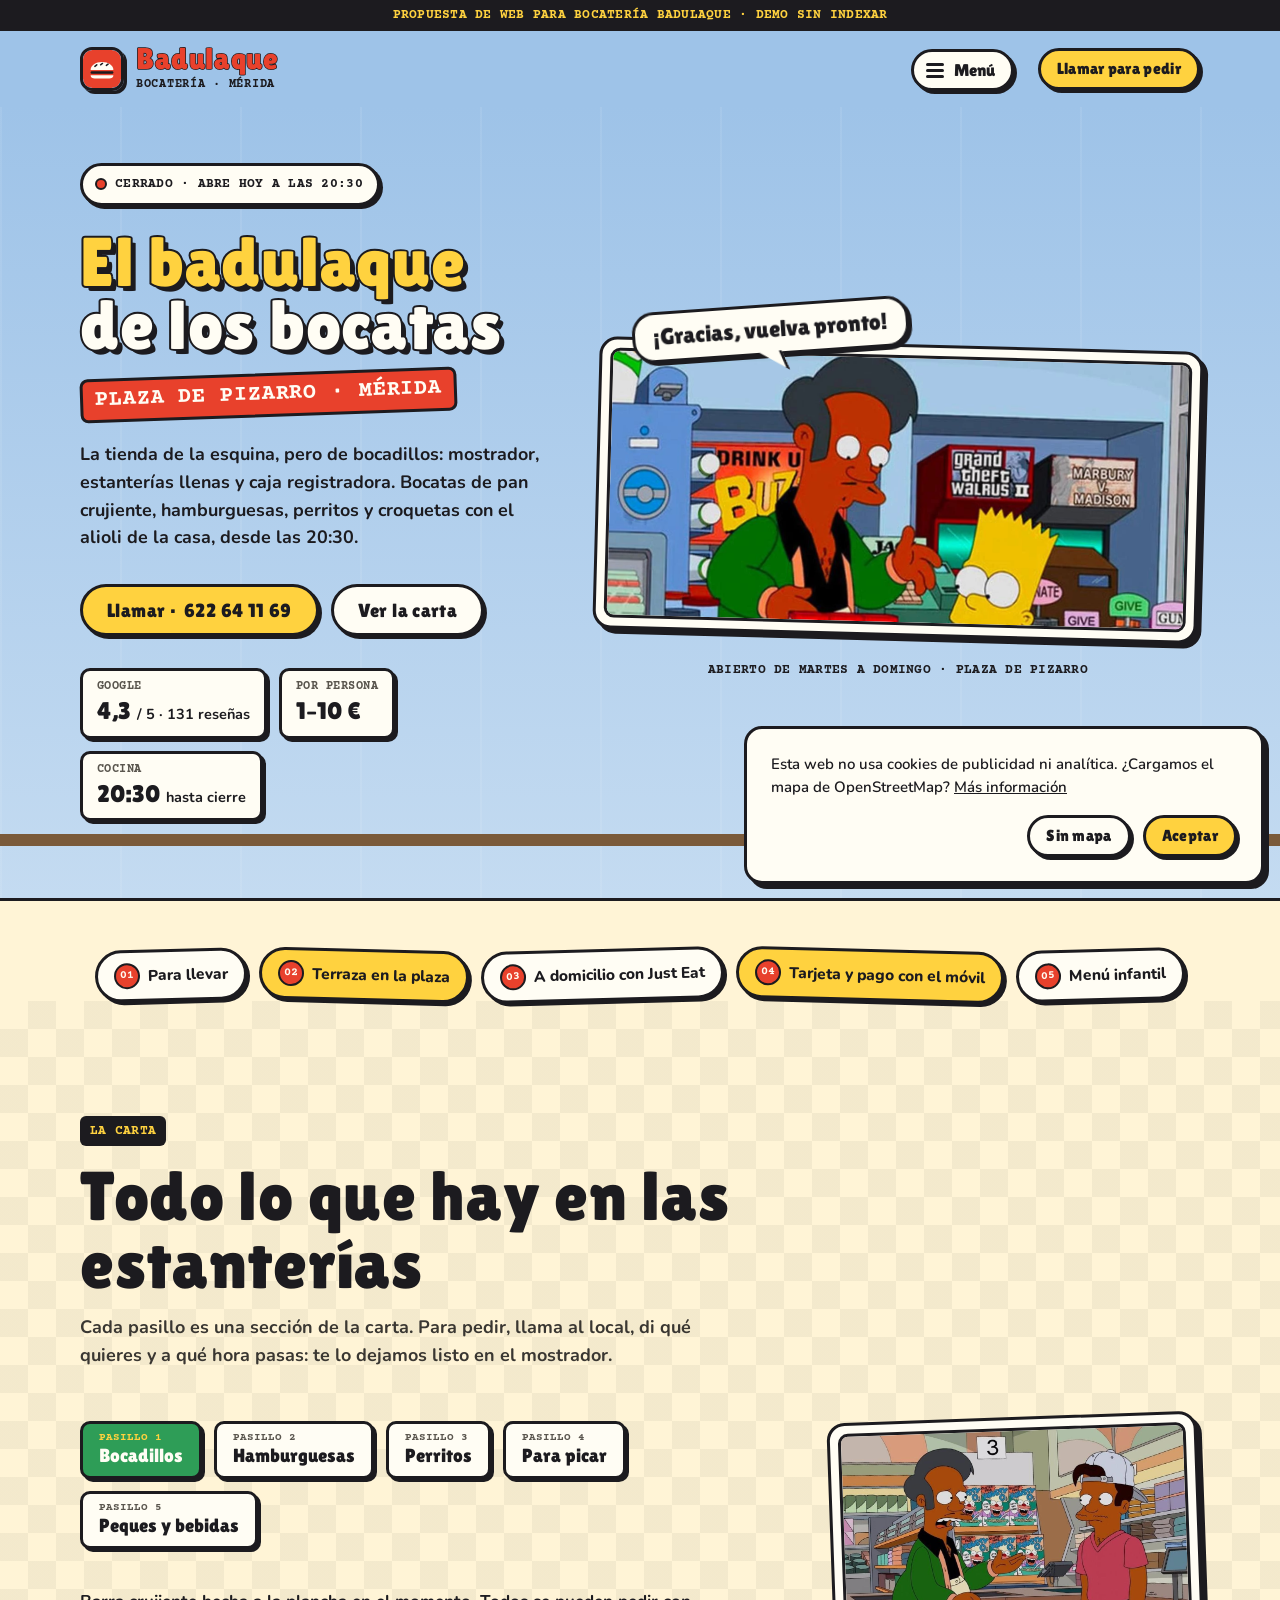
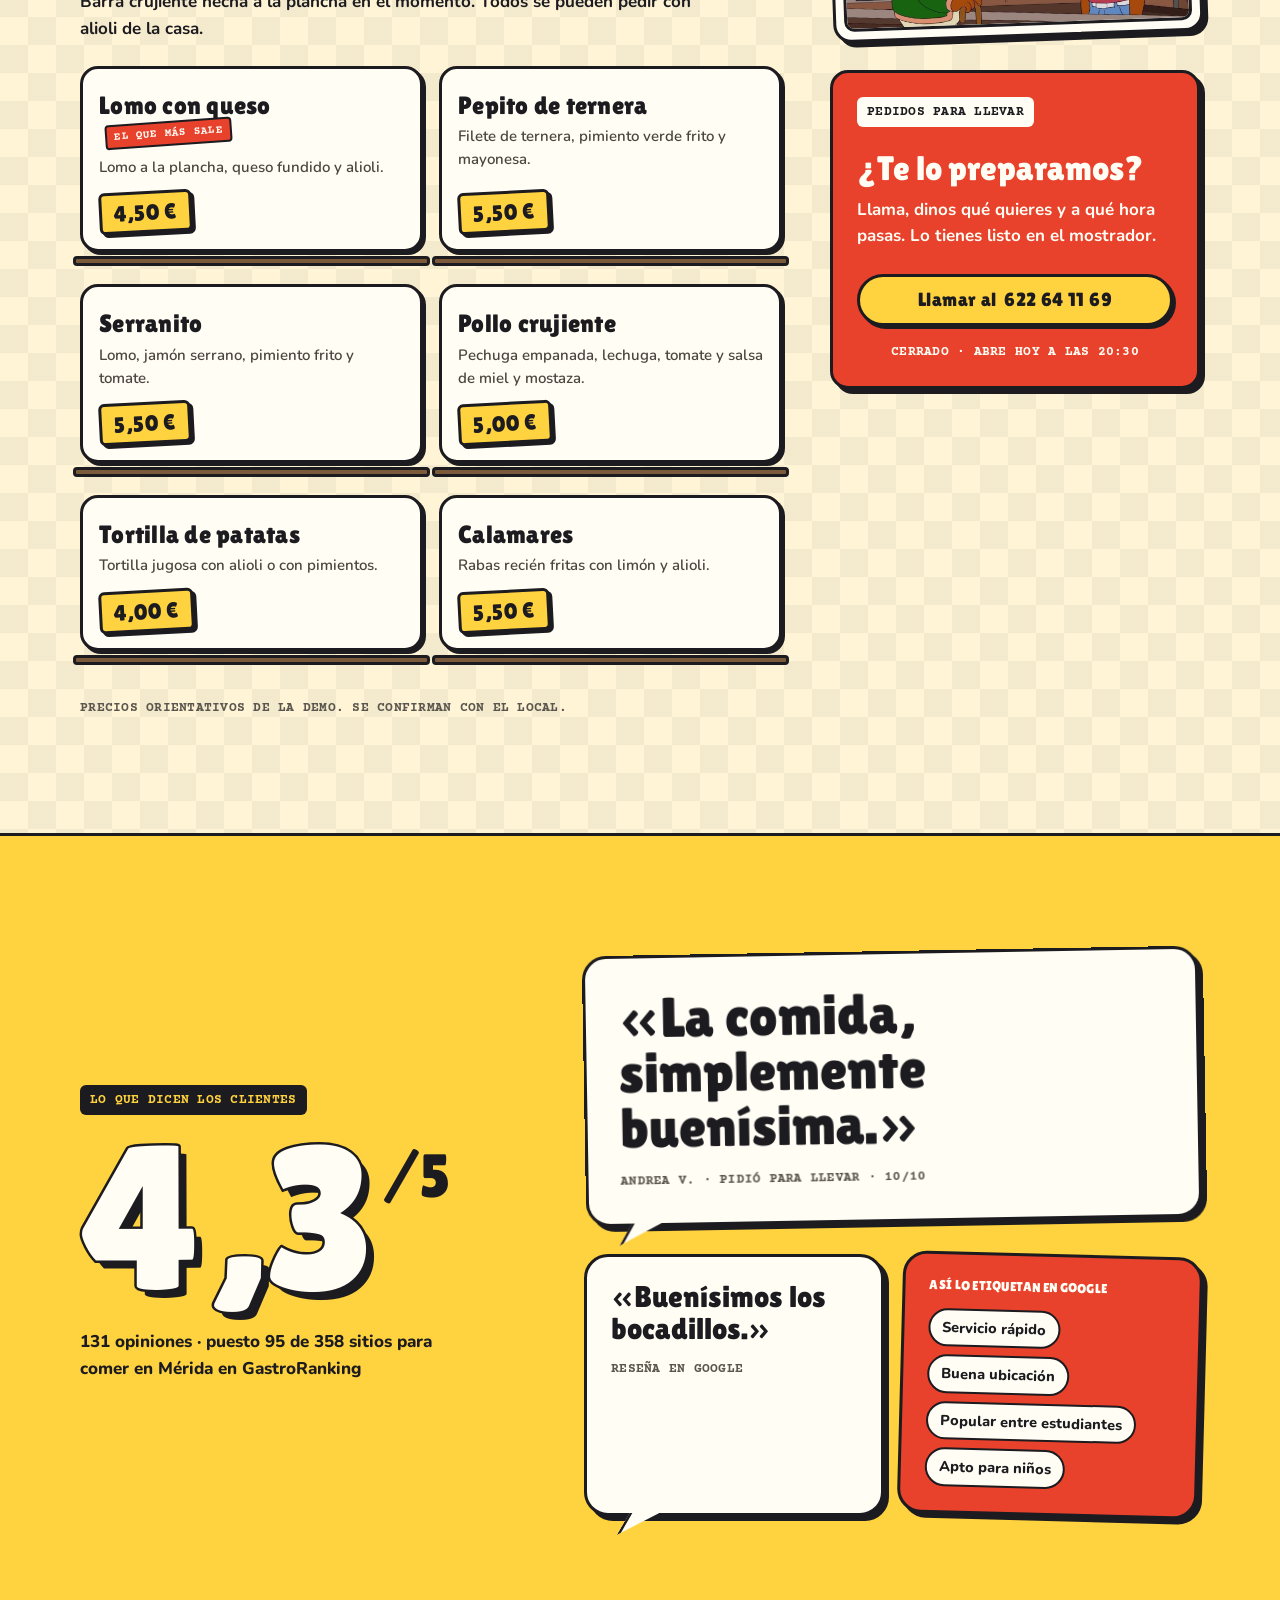
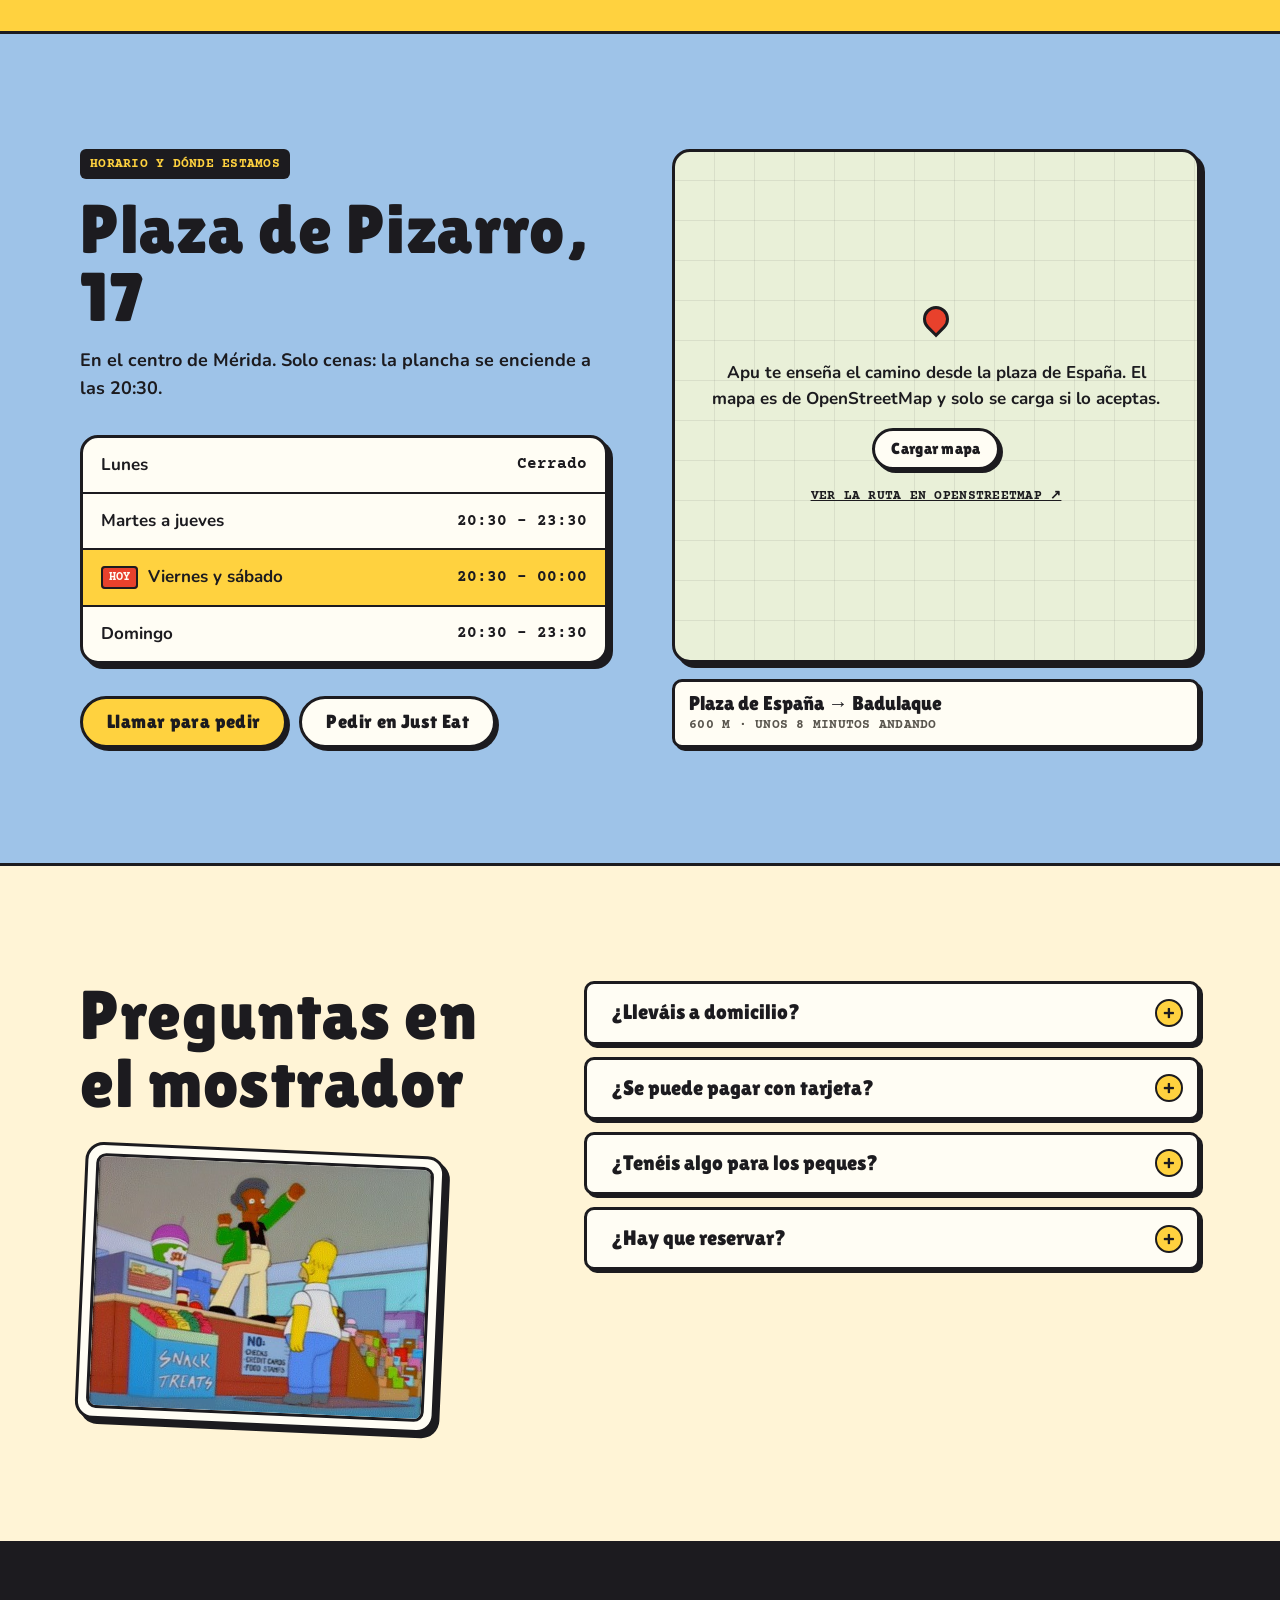
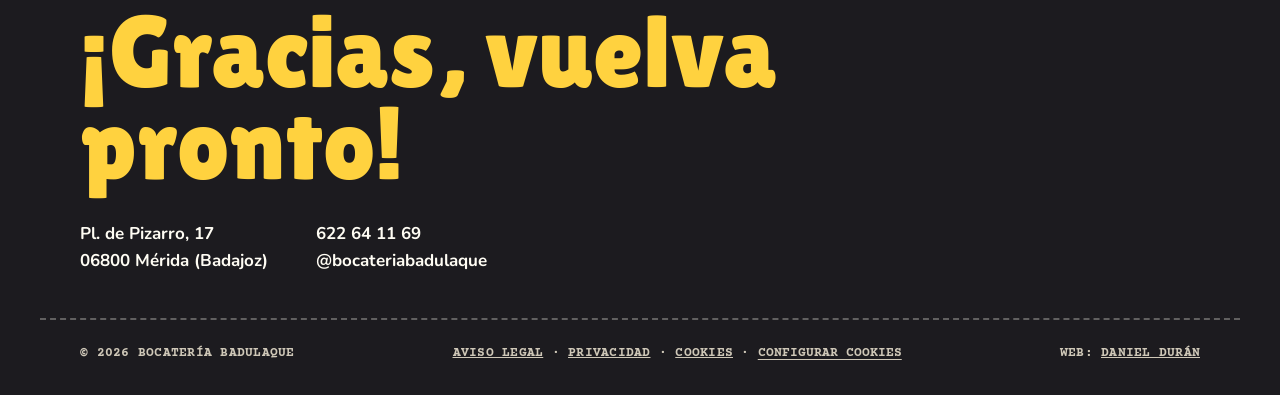
<file: index.html>
<!doctype html>
<html lang="es">
<head>
  <meta charset="utf-8">
  <meta name="viewport" content="width=device-width, initial-scale=1">
  <title>Bocatería Badulaque — Bocadillos y hamburguesas de noche en Mérida</title>
  <meta name="description" content="Bocatería Badulaque, en la plaza de Pizarro de Mérida: bocadillos, hamburguesas, perritos y croquetas con alioli. Abre de martes a domingo desde las 20:30. Pide para llevar llamando al 622 64 11 69.">
  <meta name="robots" content="noindex, nofollow">
  <meta name="theme-color" content="#7CC8F0">
  <link rel="icon" href="favicon.svg" type="image/svg+xml">

  <meta property="og:type" content="website">
  <meta property="og:locale" content="es_ES">
  <meta property="og:site_name" content="Bocatería Badulaque">
  <meta property="og:title" content="Bocatería Badulaque — Bocadillos de noche en la plaza de Pizarro">
  <meta property="og:description" content="Bocadillos, hamburguesas y perritos desde las 20:30. Para llevar, en terraza o a domicilio.">
  <meta name="twitter:card" content="summary">

  <link rel="preconnect" href="https://fonts.googleapis.com">
  <link rel="preconnect" href="https://fonts.gstatic.com" crossorigin>
  <link rel="stylesheet" href="https://fonts.googleapis.com/css2?family=Lilita+One&family=Nunito:wght@500;700;800;900&family=Courier+Prime:wght@400;700&display=swap">
  <link rel="stylesheet" href="style.css">
  <script>document.documentElement.classList.add('js');</script>

  <script type="application/ld+json">
  {
    "@context": "https://schema.org",
    "@type": "FastFoodRestaurant",
    "name": "Bocatería Badulaque",
    "telephone": "+34622641169",
    "servesCuisine": ["Bocadillos", "Hamburguesas"],
    "priceRange": "€",
    "acceptsReservations": false,
    "address": {
      "@type": "PostalAddress",
      "streetAddress": "Pl. de Pizarro, 17",
      "postalCode": "06800",
      "addressLocality": "Mérida",
      "addressRegion": "Badajoz",
      "addressCountry": "ES"
    },
    "openingHoursSpecification": [
      { "@type": "OpeningHoursSpecification", "dayOfWeek": ["Tuesday", "Wednesday", "Thursday", "Sunday"], "opens": "20:30", "closes": "23:30" },
      { "@type": "OpeningHoursSpecification", "dayOfWeek": ["Friday", "Saturday"], "opens": "20:30", "closes": "23:59" }
    ],
    "aggregateRating": { "@type": "AggregateRating", "ratingValue": "4.3", "bestRating": "5", "ratingCount": "131" },
    "sameAs": ["https://www.instagram.com/bocateriabadulaque/"]
  }
  </script>
</head>
<body>
  <a class="skip" href="#contenido">Saltar al contenido</a>

  <div class="concept-bar mono">
    <p>Propuesta de web para Bocatería Badulaque · demo sin indexar</p>
  </div>

  <header class="site-header" data-header>
    <div class="wrap site-header__inner">
      <a class="logo" href="#inicio" aria-label="Bocatería Badulaque, inicio">
        <svg class="logo__mark" viewBox="0 0 40 40" aria-hidden="true">
          <rect width="40" height="40" rx="10" fill="var(--rojo)"/>
          <path d="M8 21c0-5 5.4-8.5 12-8.5S32 16 32 21z" fill="var(--papel)"/>
          <path d="M12.5 17.2l2-1.6M18.5 15.6l2-1.4M24.6 16.2l1.8-1.3" stroke="var(--tinta)" stroke-width="1.6" stroke-linecap="round"/>
          <rect x="8" y="22.4" width="24" height="2.6" rx="1.3" fill="var(--tinta)"/>
          <path d="M8 26.6h24c0 2.2-2 3.4-4.4 3.4H12.4C10 30 8 28.8 8 26.6z" fill="var(--papel)"/>
        </svg>
        <span class="logo__word">Badulaque<small>Bocatería · Mérida</small></span>
      </a>
      <nav class="menu" data-menu aria-label="Menú principal">
        <button type="button" class="menu__btn" aria-expanded="false" aria-controls="menu-panel" data-menu-btn>
          <span class="menu__icon" aria-hidden="true"><span></span><span></span><span></span></span>
          Menú
        </button>
        <div class="menu__panel" id="menu-panel" data-menu-panel hidden>
          <p class="menu__title mono">La carta</p>
          <ul class="menu__pasillos">
            <li><a href="#carta" data-goto-tab="bocadillos"><span class="mono">Pasillo 1</span>Bocadillos</a></li>
            <li><a href="#carta" data-goto-tab="hamburguesas"><span class="mono">Pasillo 2</span>Hamburguesas</a></li>
            <li><a href="#carta" data-goto-tab="perritos"><span class="mono">Pasillo 3</span>Perritos</a></li>
            <li><a href="#carta" data-goto-tab="picar"><span class="mono">Pasillo 4</span>Para picar</a></li>
            <li><a href="#carta" data-goto-tab="peques"><span class="mono">Pasillo 5</span>Peques y bebidas</a></li>
          </ul>
          <ul class="menu__links">
            <li><a href="#opiniones">Opiniones</a></li>
            <li><a href="#horario">Horario</a></li>
            <li><a href="#como-llegar">Cómo llegar</a></li>
            <li><a href="#preguntas">Preguntas</a></li>
          </ul>
          <a class="btn btn--primary btn--block" data-tel href="tel:+34622641169">Llamar · <span data-tel-text>622 64 11 69</span></a>
        </div>
      </nav>
      <a class="btn btn--primary btn--small header-call" data-tel href="tel:+34622641169">Llamar para pedir</a>
    </div>
  </header>

  <main id="contenido">
    <!-- ============ Inicio ============ -->
    <section class="hero" id="inicio" data-hero>
      <div class="wrap hero__grid">
        <div class="hero__copy">
          <p class="status mono" data-status data-state="closed">
            <span class="status__dot" aria-hidden="true"></span>
            <span data-status-text>Abre de martes a domingo a las 20:30</span>
          </p>
          <h1 class="hero__title">
            <span>El badulaque</span>
            <span>de los bocatas</span>
            <span class="hero__title-small">Plaza de Pizarro · Mérida</span>
          </h1>
          <p class="hero__lead">La tienda de la esquina, pero de bocadillos: mostrador, estanterías llenas y caja registradora. Bocatas de pan crujiente, hamburguesas, perritos y croquetas con el alioli de la casa, desde las 20:30.</p>
          <div class="hero__actions">
            <a class="btn btn--primary" data-tel href="tel:+34622641169">Llamar · <span data-tel-text>622 64 11 69</span></a>
            <a class="btn btn--ghost" href="#carta">Ver la carta</a>
          </div>
          <dl class="hero__facts">
            <div><dt>Google</dt><dd><strong class="num">4,3</strong> / 5 · 131 reseñas</dd></div>
            <div><dt>Por persona</dt><dd><strong class="num">1–10 €</strong></dd></div>
            <div><dt>Cocina</dt><dd><strong class="num">20:30</strong> hasta cierre</dd></div>
          </dl>
        </div>

        <figure class="hero__foto">
          <div class="marco">
            <img src="img/mostrador.jpg" width="1248" height="572" alt="Apu atiende a Bart en el mostrador del Badulaque de Los Simpson">
          </div>
          <p class="bocadillo-texto" aria-hidden="true">¡Gracias, vuelva pronto!</p>
          <figcaption class="mono">Abierto de martes a domingo · Plaza de Pizarro</figcaption>
        </figure>
      </div>
    </section>

    <ul class="perks wrap" aria-label="Servicios">
      <li><span class="perks__k mono">01</span>Para llevar</li>
      <li><span class="perks__k mono">02</span>Terraza en la plaza</li>
      <li><span class="perks__k mono">03</span>A domicilio con Just Eat</li>
      <li><span class="perks__k mono">04</span>Tarjeta y pago con el móvil</li>
      <li><span class="perks__k mono">05</span>Menú infantil</li>
    </ul>

    <!-- ============ Carta ============ -->
    <section class="section carta" id="carta" aria-labelledby="carta-title">
      <div class="wrap">
        <div class="section__head">
          <p class="eyebrow mono">La carta</p>
          <h2 class="section__title" id="carta-title">Todo lo que hay en las estanterías</h2>
          <p class="section__lead">Cada pasillo es una sección de la carta. Para pedir, llama al local, di qué quieres y a qué hora pasas: te lo dejamos listo en el mostrador.</p>
        </div>

        <div class="carta__grid">
          <div class="carta__menu">
            <div class="tabs" role="tablist" aria-label="Secciones de la carta" data-tabs></div>
            <div class="carta__panel" data-panel role="tabpanel" aria-live="polite">
              <noscript>
                <ul class="items">
                  <li class="item"><div><h3>Bocadillo de lomo con queso</h3><p>Pan crujiente, lomo a la plancha, queso fundido y alioli.</p></div></li>
                  <li class="item"><div><h3>Hamburguesa Badulaque</h3><p>Ternera, queso cheddar, bacon, cebolla y salsa de la casa.</p></div></li>
                  <li class="item"><div><h3>Croquetas caseras</h3><p>Ración de seis.</p></div></li>
                </ul>
              </noscript>
            </div>
            <p class="carta__note mono">Precios orientativos de la demo. Se confirman con el local.</p>
          </div>

          <aside class="mostrador" aria-labelledby="mostrador-title">
            <div class="marco marco--torcido">
              <img src="img/pasillo-3.jpg" width="1200" height="675" alt="Apu en el pasillo 3 del Badulaque, junto a cajas de cereales Krusty-O's">
            </div>
            <div class="mostrador__cartel">
              <p class="eyebrow mono">Pedidos para llevar</p>
              <h3 id="mostrador-title">¿Te lo preparamos?</h3>
              <p>Llama, dinos qué quieres y a qué hora pasas. Lo tienes listo en el mostrador.</p>
              <a class="btn btn--primary btn--block" data-tel href="tel:+34622641169">Llamar al <span data-tel-text>622 64 11 69</span></a>
              <p class="mostrador__estado mono" data-status-copy></p>
            </div>
          </aside>
        </div>
      </div>
    </section>

    <!-- ============ Opiniones ============ -->
    <section class="section opiniones" id="opiniones" aria-labelledby="op-title">
      <div class="wrap opiniones__grid">
        <div class="opiniones__score">
          <p class="eyebrow mono">Lo que dicen los clientes</p>
          <p class="score"><span class="num">4,3</span><small>/5</small></p>
          <p class="score__meta">131 opiniones · puesto 95 de 358 sitios para comer en Mérida en GastroRanking</p>
        </div>
        <div class="opiniones__quotes">
          <h2 class="visually-hidden" id="op-title">Opiniones de clientes</h2>
          <blockquote class="quote quote--big">
            <p>«La comida, simplemente buenísima.»</p>
            <footer class="mono">Andrea V. · pidió para llevar · 10/10</footer>
          </blockquote>
          <blockquote class="quote">
            <p>«Buenísimos los bocadillos.»</p>
            <footer class="mono">Reseña en Google</footer>
          </blockquote>
          <div class="quote quote--tags">
            <p class="mono">Así lo etiquetan en Google</p>
            <ul>
              <li>Servicio rápido</li>
              <li>Buena ubicación</li>
              <li>Popular entre estudiantes</li>
              <li>Apto para niños</li>
            </ul>
          </div>
        </div>
      </div>
    </section>

    <!-- ============ Horario y dónde ============ -->
    <section class="section donde" id="horario" aria-labelledby="donde-title" data-contact>
      <div class="wrap donde__grid">
        <div class="donde__info">
          <p class="eyebrow mono">Horario y dónde estamos</p>
          <h2 class="section__title" id="donde-title">Plaza de Pizarro, 17</h2>
          <p class="section__lead">En el centro de Mérida. Solo cenas: la plancha se enciende a las 20:30.</p>

          <table class="hours">
            <caption class="visually-hidden">Horario semanal</caption>
            <tbody>
              <tr data-days="1"><th scope="row">Lunes</th><td>Cerrado</td></tr>
              <tr data-days="2,3,4"><th scope="row">Martes a jueves</th><td class="num">20:30 – 23:30</td></tr>
              <tr data-days="5,6"><th scope="row">Viernes y sábado</th><td class="num">20:30 – 00:00</td></tr>
              <tr data-days="0"><th scope="row">Domingo</th><td class="num">20:30 – 23:30</td></tr>
            </tbody>
          </table>

          <div class="donde__actions">
            <a class="btn btn--primary" data-tel href="tel:+34622641169">Llamar para pedir</a>
            <a class="btn btn--ghost" href="https://www.just-eat.es/" target="_blank" rel="noopener" data-justeat>Pedir en Just Eat</a>
          </div>
        </div>

        <div class="ruta" id="como-llegar">
        <div class="map" data-map>
          <div class="map__canvas" data-map-canvas></div>
          <div class="map__placeholder" data-map-placeholder>
            <p>Apu te enseña el camino desde la plaza de España. El mapa es de OpenStreetMap y solo se carga si lo aceptas.</p>
            <button type="button" class="btn btn--ghost btn--small" data-map-load>Cargar mapa</button>
            <a class="map__link mono" href="https://www.openstreetmap.org/directions?engine=fossgis_osrm_foot&amp;route=38.91616%2C-6.34614%3B38.91361%2C-6.34153" target="_blank" rel="noopener">Ver la ruta en OpenStreetMap ↗</a>
          </div>
        </div>
        <div class="ruta__info">
          <p><strong>Plaza de España → Badulaque</strong><span class="mono">600 m · unos 8 minutos andando</span></p>
          <button type="button" class="btn btn--ghost btn--small" data-replay hidden>Repetir el paseo</button>
        </div>
        </div>
      </div>
    </section>

    <!-- ============ Dudas ============ -->
    <section class="section faq" id="preguntas" aria-labelledby="faq-title">
      <div class="wrap faq__grid">
        <div class="faq__head">
          <h2 class="section__title" id="faq-title">Preguntas en el mostrador</h2>
          <figure class="marco marco--torcido-2">
            <img src="img/encima-del-mostrador.jpg" width="400" height="300" alt="Apu de pie sobre el mostrador del Badulaque delante de Homer">
          </figure>
        </div>
        <div class="faq__list">
          <details>
            <summary>¿Lleváis a domicilio?</summary>
            <p>Sí, a través de Just Eat. Si vienes tú, llama al 622 64 11 69 y te lo tenemos listo a la hora que digas.</p>
          </details>
          <details>
            <summary>¿Se puede pagar con tarjeta?</summary>
            <p>Sí: tarjeta de crédito, de débito y pago con el móvil.</p>
          </details>
          <details>
            <summary>¿Tenéis algo para los peques?</summary>
            <p>Hay menú infantil, y la terraza da a la plaza, así que se puede cenar tranquilo con niños.</p>
          </details>
          <details>
            <summary>¿Hay que reservar?</summary>
            <p>No hace falta. Si venís en grupo grande, llamad antes y os guardamos sitio en la terraza.</p>
          </details>
        </div>
      </div>
    </section>
  </main>

  <footer class="site-footer">
    <div class="wrap site-footer__top">
      <p class="site-footer__big">¡Gracias, vuelva pronto!</p>
      <div class="site-footer__cols">
        <p>Pl. de Pizarro, 17<br>06800 Mérida (Badajoz)</p>
        <p><a data-tel href="tel:+34622641169" data-tel-text>622 64 11 69</a><br><a href="https://www.instagram.com/bocateriabadulaque/" target="_blank" rel="noopener">@bocateriabadulaque</a></p>
      </div>
    </div>
    <div class="wrap site-footer__bottom mono">
      <p>© <span data-year>2026</span> Bocatería Badulaque</p>
      <p><a href="aviso-legal.html">Aviso legal</a> · <a href="privacidad.html">Privacidad</a> · <a href="cookies.html">Cookies</a> · <button type="button" class="linkish" data-open-cookies>Configurar cookies</button></p>
      <p>Web: <a href="https://danielduranmoya-spec.github.io/" target="_blank" rel="noopener">Daniel Durán</a></p>
    </div>
  </footer>

  <!-- Botón de llamar fijo en móvil -->
  <a class="mobile-cta" href="tel:+34622641169" data-tel data-mobile-cta>
    <span>Llamar para pedir</span>
    <span class="num" data-tel-text>622 64 11 69</span>
  </a>

  <div class="cookie-banner" data-cookie-banner hidden role="dialog" aria-live="polite" aria-label="Contenido externo">
    <p>Esta web no usa cookies de publicidad ni analítica. ¿Cargamos el mapa de OpenStreetMap? <a href="cookies.html">Más información</a></p>
    <div class="cookie-banner__actions">
      <button type="button" class="btn btn--ghost btn--small" data-consent="rejected">Sin mapa</button>
      <button type="button" class="btn btn--primary btn--small" data-consent="accepted">Aceptar</button>
    </div>
  </div>

  <script src="script.js"></script>
</body>
</html>
</file>
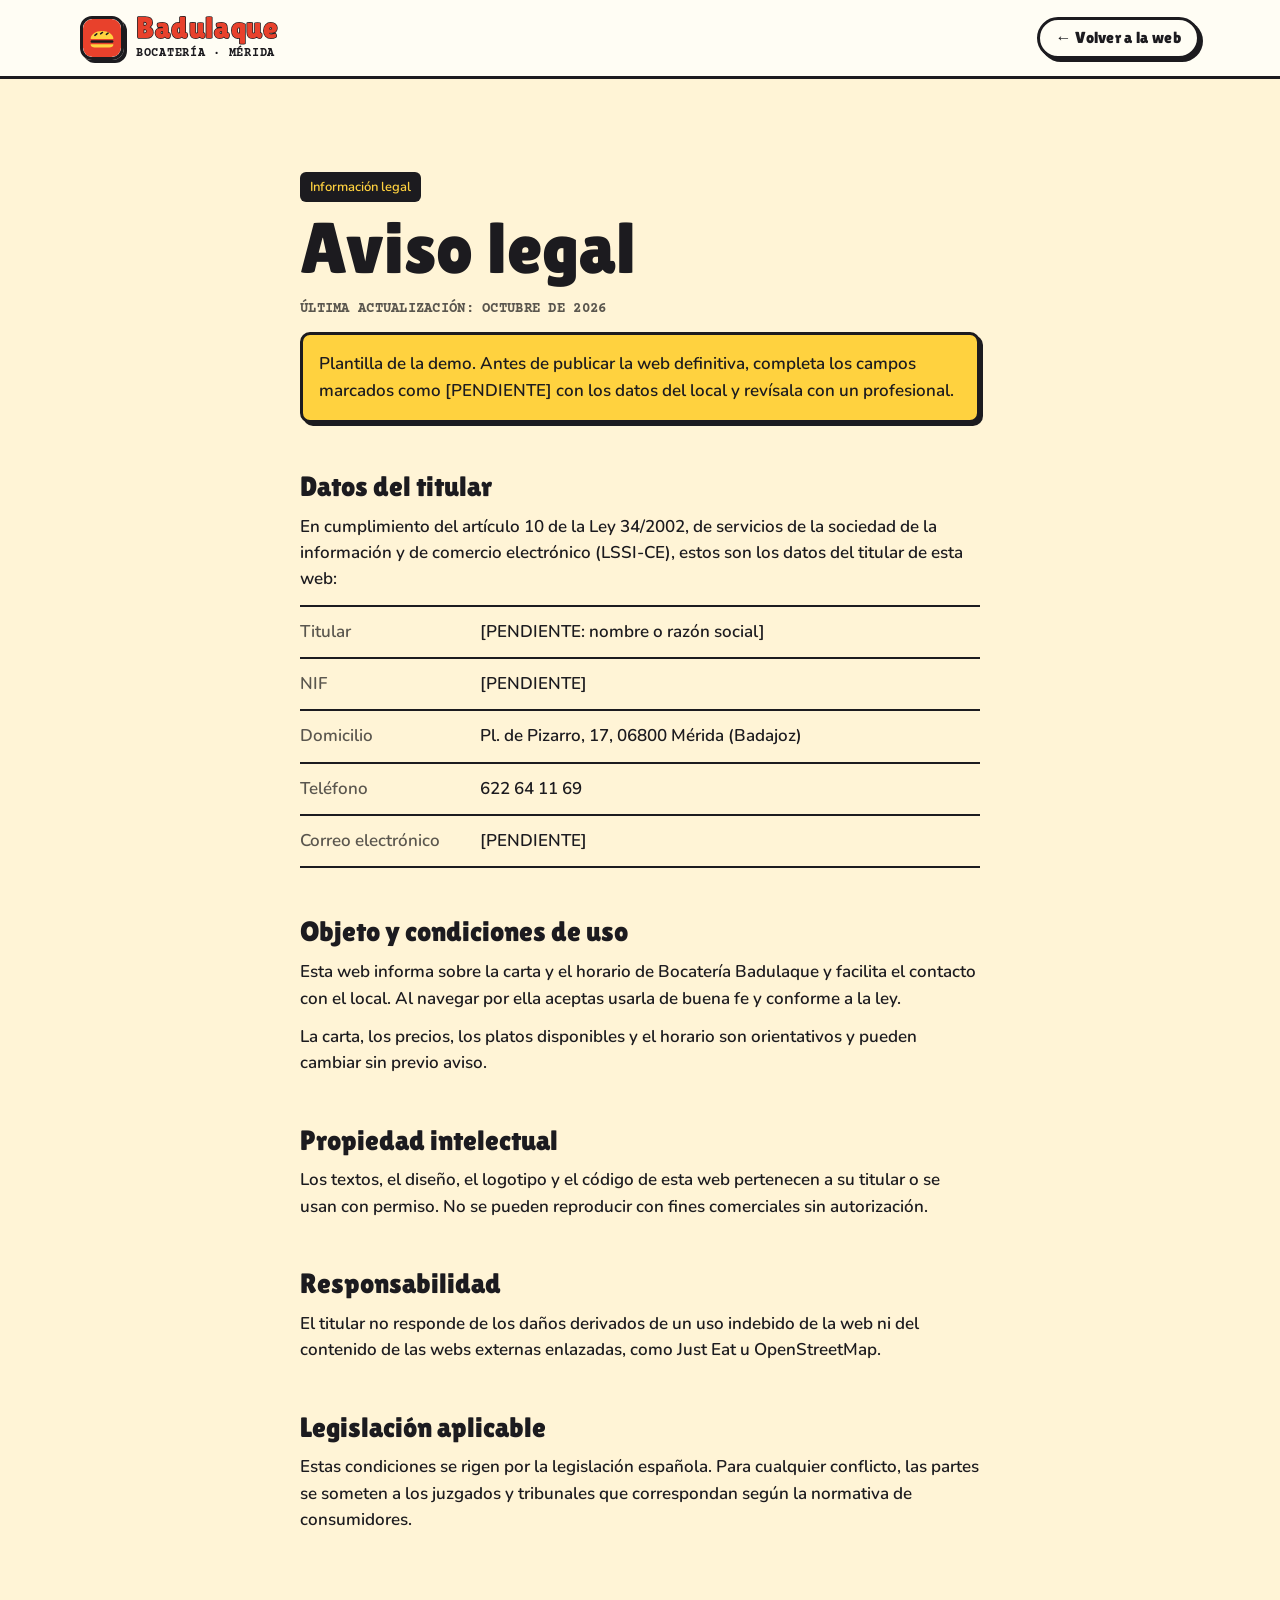
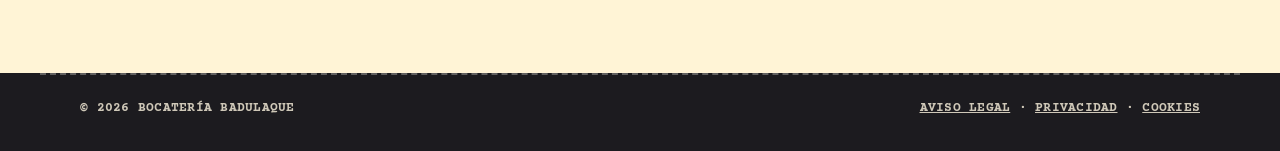
<file: aviso-legal.html>
<!doctype html>
<html lang="es">
<head>
  <meta charset="utf-8">
  <meta name="viewport" content="width=device-width, initial-scale=1">
  <title>Aviso legal — Bocatería Badulaque</title>
  <meta name="robots" content="noindex">
  <meta name="theme-color" content="#FFFDF4">
  <link rel="icon" href="favicon.svg" type="image/svg+xml">
  <link rel="preconnect" href="https://fonts.googleapis.com">
  <link rel="preconnect" href="https://fonts.gstatic.com" crossorigin>
  <link rel="stylesheet" href="https://fonts.googleapis.com/css2?family=Lilita+One&family=Nunito:wght@500;700;800;900&family=Courier+Prime:wght@400;700&display=swap">
  <link rel="stylesheet" href="style.css">
</head>
<body class="legal-page">
  <header class="site-header is-scrolled">
    <div class="wrap site-header__inner">
      <a class="logo" href="index.html" aria-label="Bocatería Badulaque, volver a la web">
        <img class="logo__mark" src="favicon.svg" alt="" width="40" height="40">
        <span class="logo__word">Badulaque<small>Bocatería · Mérida</small></span>
      </a>
      <a class="btn btn--ghost btn--small" href="index.html">← Volver a la web</a>
    </div>
  </header>
  <main class="legal-doc" id="contenido">
    <p class="eyebrow">Información legal</p>
    <h1>Aviso legal</h1>
    <p class="legal-updated mono">Última actualización: octubre de 2026</p>
    <p class="legal-note">Plantilla de la demo. Antes de publicar la web definitiva, completa los campos marcados como [PENDIENTE] con los datos del local y revísala con un profesional.</p>

    <h2>Datos del titular</h2>
    <p>En cumplimiento del artículo 10 de la Ley 34/2002, de servicios de la sociedad de la información y de comercio electrónico (LSSI-CE), estos son los datos del titular de esta web:</p>
    <dl>
      <div><dt>Titular</dt><dd>[PENDIENTE: nombre o razón social]</dd></div>
      <div><dt>NIF</dt><dd>[PENDIENTE]</dd></div>
      <div><dt>Domicilio</dt><dd>Pl. de Pizarro, 17, 06800 Mérida (Badajoz)</dd></div>
      <div><dt>Teléfono</dt><dd>622 64 11 69</dd></div>
      <div><dt>Correo electrónico</dt><dd>[PENDIENTE]</dd></div>
    </dl>

    <h2>Objeto y condiciones de uso</h2>
    <p>Esta web informa sobre la carta y el horario de Bocatería Badulaque y facilita el contacto con el local. Al navegar por ella aceptas usarla de buena fe y conforme a la ley.</p>
    <p>La carta, los precios, los platos disponibles y el horario son orientativos y pueden cambiar sin previo aviso.</p>

    <h2>Propiedad intelectual</h2>
    <p>Los textos, el diseño, el logotipo y el código de esta web pertenecen a su titular o se usan con permiso. No se pueden reproducir con fines comerciales sin autorización.</p>

    <h2>Responsabilidad</h2>
    <p>El titular no responde de los daños derivados de un uso indebido de la web ni del contenido de las webs externas enlazadas, como Just Eat u OpenStreetMap.</p>

    <h2>Legislación aplicable</h2>
    <p>Estas condiciones se rigen por la legislación española. Para cualquier conflicto, las partes se someten a los juzgados y tribunales que correspondan según la normativa de consumidores.</p>
  </main>
  <footer class="site-footer">
    <div class="wrap site-footer__bottom mono">
      <p>© 2026 Bocatería Badulaque</p>
      <p><a href="aviso-legal.html">Aviso legal</a> · <a href="privacidad.html">Privacidad</a> · <a href="cookies.html">Cookies</a></p>
    </div>
  </footer>
</body>
</html>
</file>
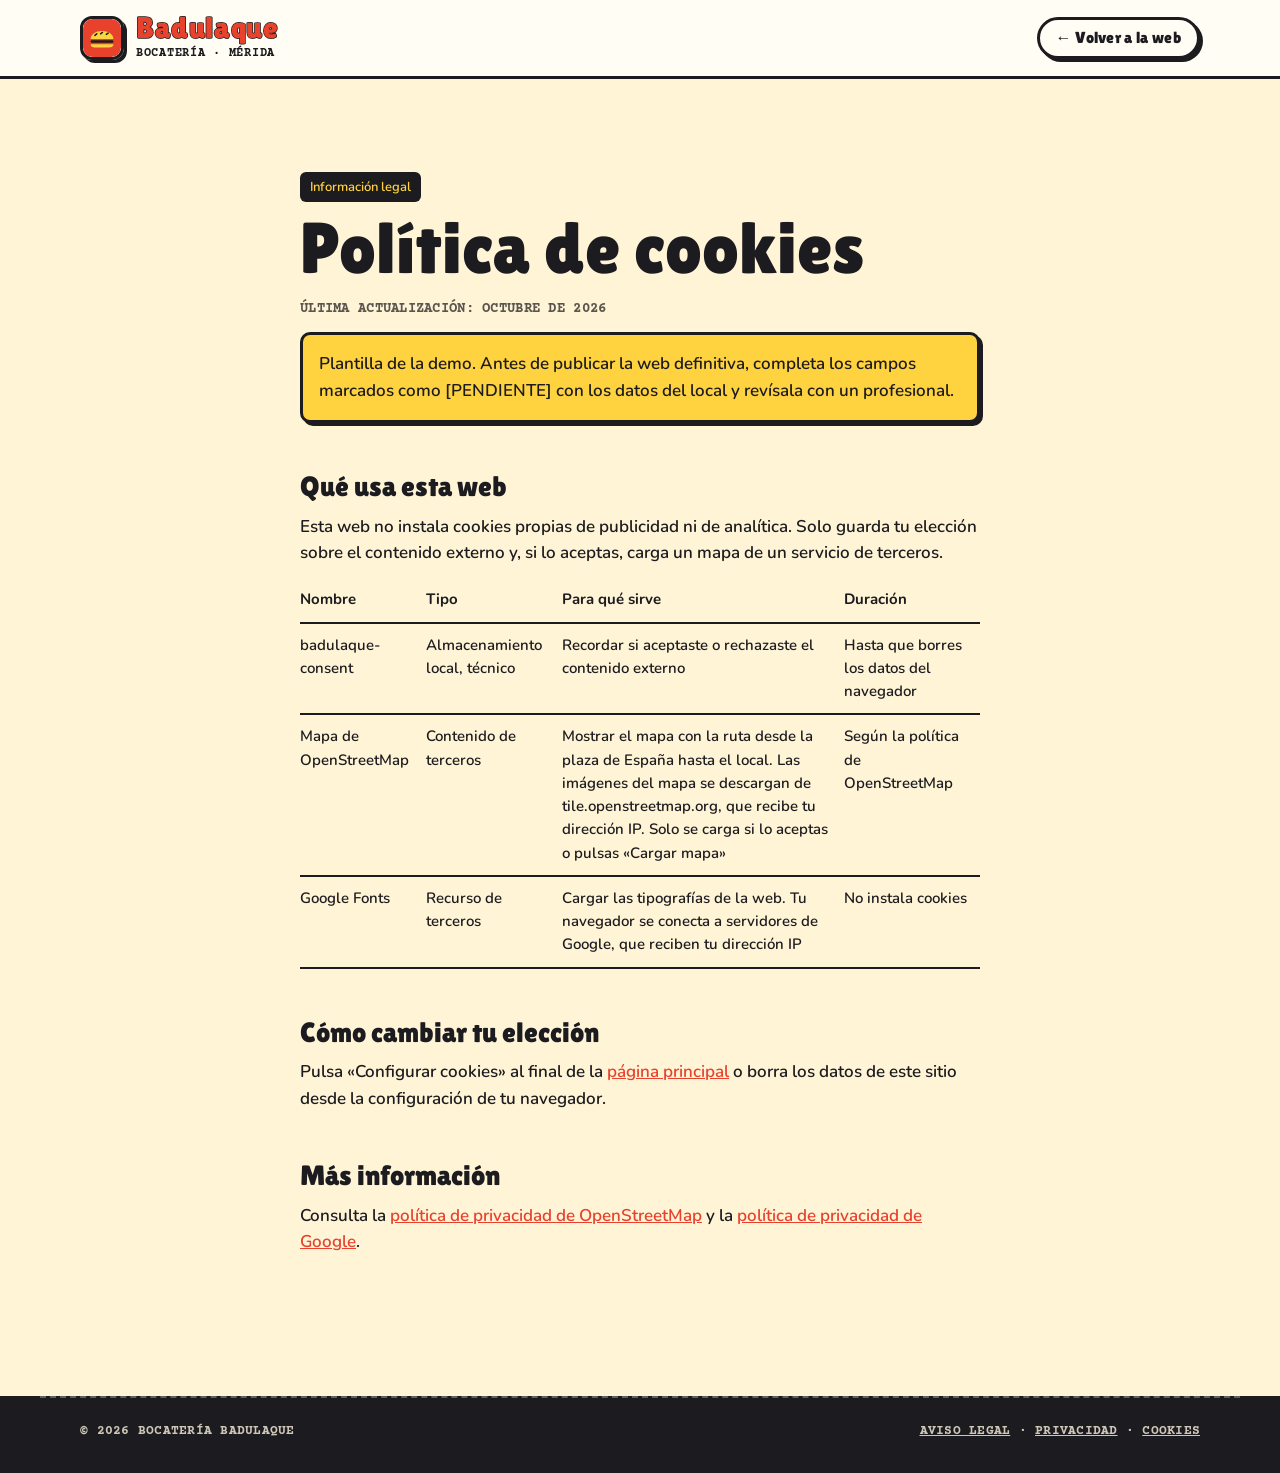
<file: cookies.html>
<!doctype html>
<html lang="es">
<head>
  <meta charset="utf-8">
  <meta name="viewport" content="width=device-width, initial-scale=1">
  <title>Política de cookies — Bocatería Badulaque</title>
  <meta name="robots" content="noindex">
  <meta name="theme-color" content="#FFFDF4">
  <link rel="icon" href="favicon.svg" type="image/svg+xml">
  <link rel="preconnect" href="https://fonts.googleapis.com">
  <link rel="preconnect" href="https://fonts.gstatic.com" crossorigin>
  <link rel="stylesheet" href="https://fonts.googleapis.com/css2?family=Lilita+One&family=Nunito:wght@500;700;800;900&family=Courier+Prime:wght@400;700&display=swap">
  <link rel="stylesheet" href="style.css">
</head>
<body class="legal-page">
  <header class="site-header is-scrolled">
    <div class="wrap site-header__inner">
      <a class="logo" href="index.html" aria-label="Bocatería Badulaque, volver a la web">
        <img class="logo__mark" src="favicon.svg" alt="" width="40" height="40">
        <span class="logo__word">Badulaque<small>Bocatería · Mérida</small></span>
      </a>
      <a class="btn btn--ghost btn--small" href="index.html">← Volver a la web</a>
    </div>
  </header>
  <main class="legal-doc" id="contenido">
    <p class="eyebrow">Información legal</p>
    <h1>Política de cookies</h1>
    <p class="legal-updated mono">Última actualización: octubre de 2026</p>
    <p class="legal-note">Plantilla de la demo. Antes de publicar la web definitiva, completa los campos marcados como [PENDIENTE] con los datos del local y revísala con un profesional.</p>

    <h2>Qué usa esta web</h2>
    <p>Esta web no instala cookies propias de publicidad ni de analítica. Solo guarda tu elección sobre el contenido externo y, si lo aceptas, carga un mapa de un servicio de terceros.</p>
    <table>
      <thead>
        <tr><th scope="col">Nombre</th><th scope="col">Tipo</th><th scope="col">Para qué sirve</th><th scope="col">Duración</th></tr>
      </thead>
      <tbody>
        <tr><td>badulaque-consent</td><td>Almacenamiento local, técnico</td><td>Recordar si aceptaste o rechazaste el contenido externo</td><td>Hasta que borres los datos del navegador</td></tr>
        <tr><td>Mapa de OpenStreetMap</td><td>Contenido de terceros</td><td>Mostrar el mapa con la ruta desde la plaza de España hasta el local. Las imágenes del mapa se descargan de tile.openstreetmap.org, que recibe tu dirección IP. Solo se carga si lo aceptas o pulsas «Cargar mapa»</td><td>Según la política de OpenStreetMap</td></tr>
        <tr><td>Google Fonts</td><td>Recurso de terceros</td><td>Cargar las tipografías de la web. Tu navegador se conecta a servidores de Google, que reciben tu dirección IP</td><td>No instala cookies</td></tr>
      </tbody>
    </table>

    <h2>Cómo cambiar tu elección</h2>
    <p>Pulsa «Configurar cookies» al final de la <a href="index.html">página principal</a> o borra los datos de este sitio desde la configuración de tu navegador.</p>

    <h2>Más información</h2>
    <p>Consulta la <a href="https://wiki.osmfoundation.org/wiki/Privacy_Policy" target="_blank" rel="noopener">política de privacidad de OpenStreetMap</a> y la <a href="https://policies.google.com/privacy" target="_blank" rel="noopener">política de privacidad de Google</a>.</p>
  </main>
  <footer class="site-footer">
    <div class="wrap site-footer__bottom mono">
      <p>© 2026 Bocatería Badulaque</p>
      <p><a href="aviso-legal.html">Aviso legal</a> · <a href="privacidad.html">Privacidad</a> · <a href="cookies.html">Cookies</a></p>
    </div>
  </footer>
</body>
</html>
</file>
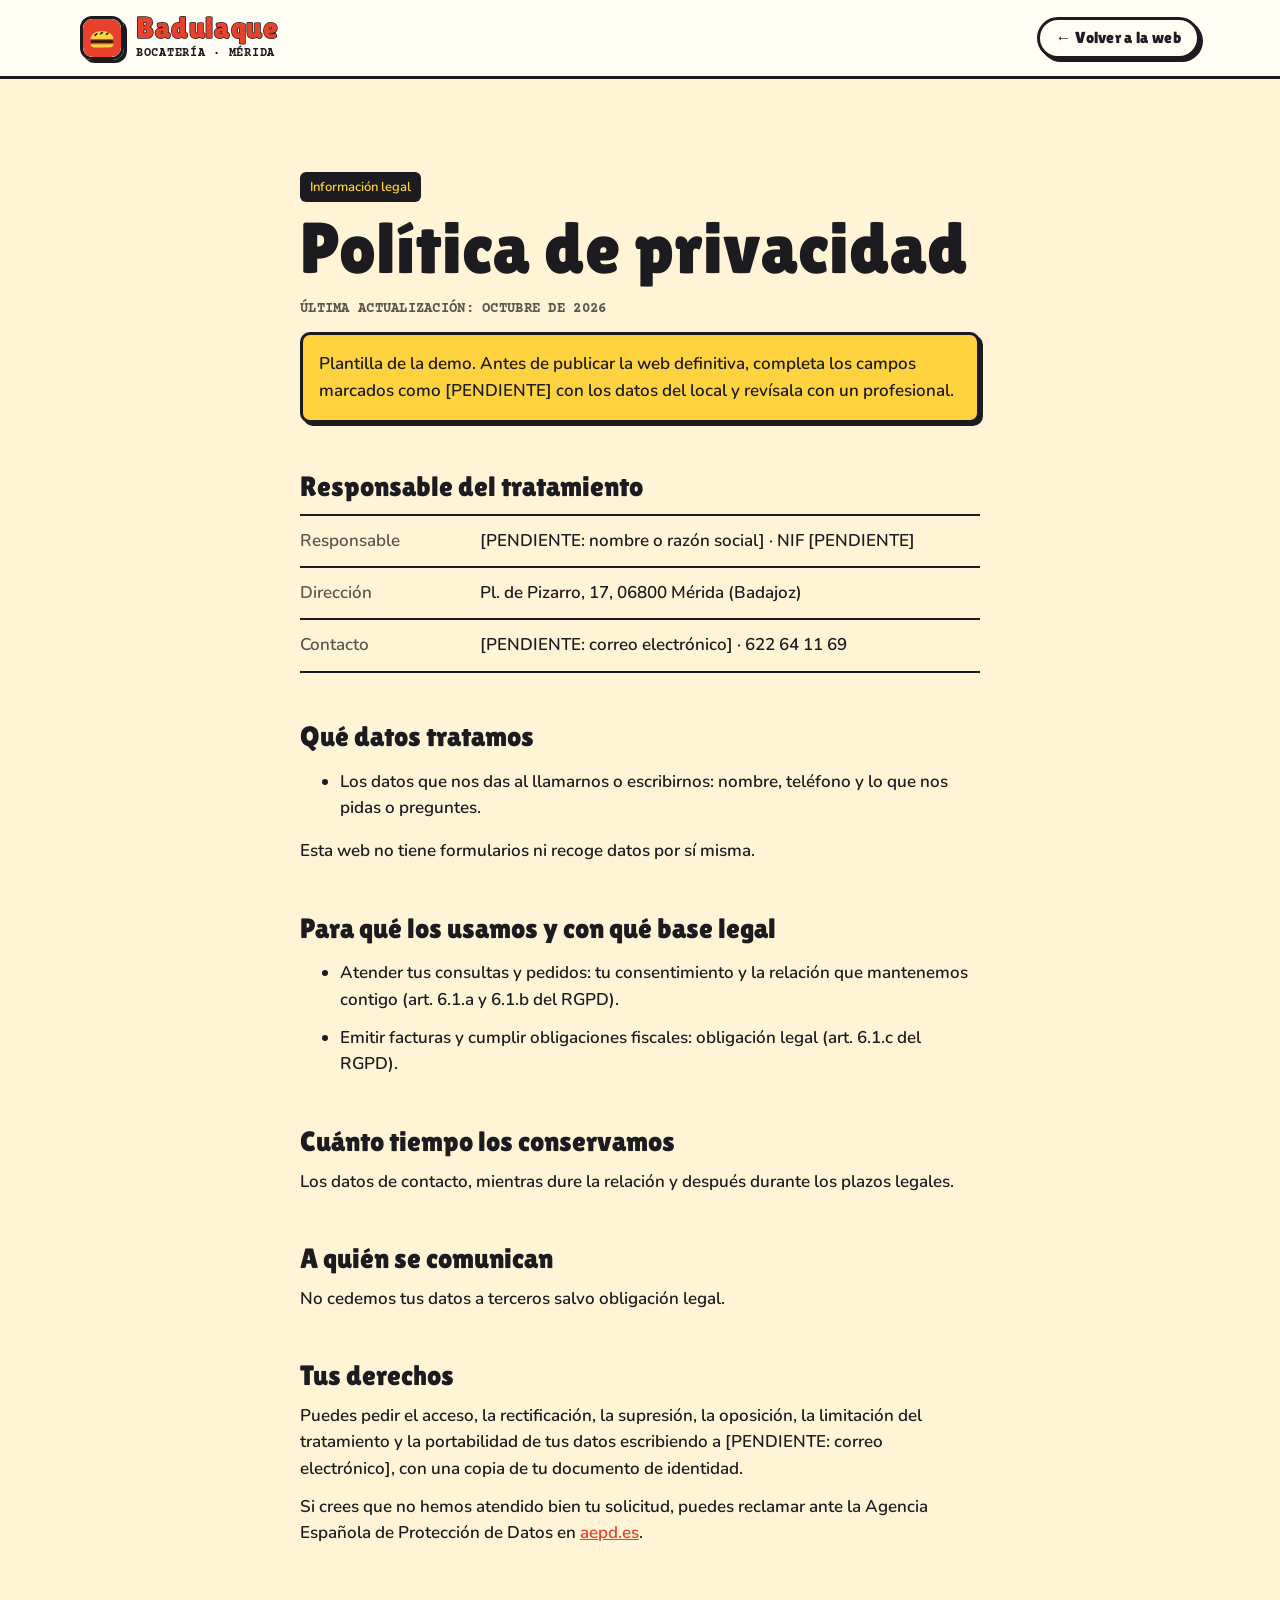
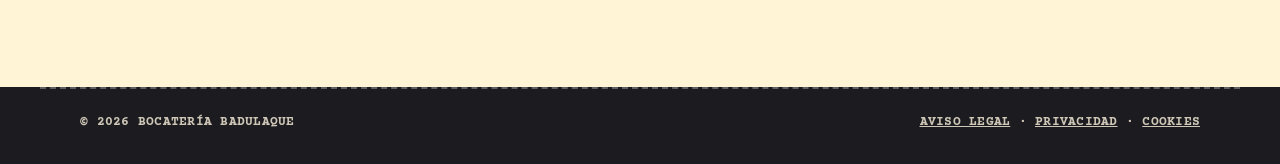
<file: privacidad.html>
<!doctype html>
<html lang="es">
<head>
  <meta charset="utf-8">
  <meta name="viewport" content="width=device-width, initial-scale=1">
  <title>Política de privacidad — Bocatería Badulaque</title>
  <meta name="robots" content="noindex">
  <meta name="theme-color" content="#FFFDF4">
  <link rel="icon" href="favicon.svg" type="image/svg+xml">
  <link rel="preconnect" href="https://fonts.googleapis.com">
  <link rel="preconnect" href="https://fonts.gstatic.com" crossorigin>
  <link rel="stylesheet" href="https://fonts.googleapis.com/css2?family=Lilita+One&family=Nunito:wght@500;700;800;900&family=Courier+Prime:wght@400;700&display=swap">
  <link rel="stylesheet" href="style.css">
</head>
<body class="legal-page">
  <header class="site-header is-scrolled">
    <div class="wrap site-header__inner">
      <a class="logo" href="index.html" aria-label="Bocatería Badulaque, volver a la web">
        <img class="logo__mark" src="favicon.svg" alt="" width="40" height="40">
        <span class="logo__word">Badulaque<small>Bocatería · Mérida</small></span>
      </a>
      <a class="btn btn--ghost btn--small" href="index.html">← Volver a la web</a>
    </div>
  </header>
  <main class="legal-doc" id="contenido">
    <p class="eyebrow">Información legal</p>
    <h1>Política de privacidad</h1>
    <p class="legal-updated mono">Última actualización: octubre de 2026</p>
    <p class="legal-note">Plantilla de la demo. Antes de publicar la web definitiva, completa los campos marcados como [PENDIENTE] con los datos del local y revísala con un profesional.</p>

    <h2>Responsable del tratamiento</h2>
    <dl>
      <div><dt>Responsable</dt><dd>[PENDIENTE: nombre o razón social] · NIF [PENDIENTE]</dd></div>
      <div><dt>Dirección</dt><dd>Pl. de Pizarro, 17, 06800 Mérida (Badajoz)</dd></div>
      <div><dt>Contacto</dt><dd>[PENDIENTE: correo electrónico] · 622 64 11 69</dd></div>
    </dl>

    <h2>Qué datos tratamos</h2>
    <ul>
      <li>Los datos que nos das al llamarnos o escribirnos: nombre, teléfono y lo que nos pidas o preguntes.</li>
    </ul>
    <p>Esta web no tiene formularios ni recoge datos por sí misma.</p>

    <h2>Para qué los usamos y con qué base legal</h2>
    <ul>
      <li>Atender tus consultas y pedidos: tu consentimiento y la relación que mantenemos contigo (art. 6.1.a y 6.1.b del RGPD).</li>
      <li>Emitir facturas y cumplir obligaciones fiscales: obligación legal (art. 6.1.c del RGPD).</li>
    </ul>

    <h2>Cuánto tiempo los conservamos</h2>
    <p>Los datos de contacto, mientras dure la relación y después durante los plazos legales.</p>

    <h2>A quién se comunican</h2>
    <p>No cedemos tus datos a terceros salvo obligación legal.</p>

    <h2>Tus derechos</h2>
    <p>Puedes pedir el acceso, la rectificación, la supresión, la oposición, la limitación del tratamiento y la portabilidad de tus datos escribiendo a [PENDIENTE: correo electrónico], con una copia de tu documento de identidad.</p>
    <p>Si crees que no hemos atendido bien tu solicitud, puedes reclamar ante la Agencia Española de Protección de Datos en <a href="https://www.aepd.es" target="_blank" rel="noopener">aepd.es</a>.</p>
  </main>
  <footer class="site-footer">
    <div class="wrap site-footer__bottom mono">
      <p>© 2026 Bocatería Badulaque</p>
      <p><a href="aviso-legal.html">Aviso legal</a> · <a href="privacidad.html">Privacidad</a> · <a href="cookies.html">Cookies</a></p>
    </div>
  </footer>
</body>
</html>
</file>
<file: style.css>
/* =========================================================
   Bocatería Badulaque · estilos
   Estética de tienda de barrio en dibujo animado: trazo negro
   grueso, colores planos y sombras sólidas.
   Colores, tipografías y espaciado en :root
   ========================================================= */
:root {
  --tinta: #1C1B1F;
  --cielo: #9EC3E8;
  --cielo-2: #C4DBF1;
  --pared: #8FB0D6;
  --amarillo: #FFD23F;
  --amarillo-2: #FFE27A;
  --rojo: #E8412C;
  --verde: #2E9D57;
  --crema: #FFF4D6;
  --papel: #FFFDF4;
  --madera: #7A5A3A;
  --gris: #5A564E;

  --f-display: 'Lilita One', 'Arial Rounded MT Bold', sans-serif;
  --f-text: 'Nunito', system-ui, sans-serif;
  --f-mono: 'Courier Prime', 'Courier New', monospace;

  --trazo: 3px solid var(--tinta);
  --sombra: 5px 5px 0 var(--tinta);
  --sombra-s: 3px 3px 0 var(--tinta);
  --r: 18px;
  --r-s: 10px;
  --r-pill: 999px;

  --s-1: 4px; --s-2: 8px; --s-3: 12px; --s-4: 16px; --s-5: 24px;
  --s-6: 32px; --s-7: 48px; --s-8: 64px; --s-9: 96px; --s-10: 128px;

  --wrap: 1200px;
  --gutter: clamp(16px, 4vw, 40px);
  --rebote: cubic-bezier(.34, 1.56, .64, 1);
  --ease-out: cubic-bezier(.22, 1, .36, 1);
}

*, *::before, *::after { box-sizing: border-box; }
html { -webkit-text-size-adjust: 100%; scroll-behavior: smooth; scroll-padding-top: 88px; }
@media (prefers-reduced-motion: reduce) { html { scroll-behavior: auto; } }
body {
  margin: 0;
  background: var(--crema);
  color: var(--tinta);
  font: 600 17px/1.55 var(--f-text);
  -webkit-font-smoothing: antialiased;
  overflow-x: hidden;
}
img, svg { display: block; max-width: 100%; }
a { color: inherit; }
h1, h2, h3, h4, p { margin: 0; }
button, input, select { font: inherit; color: inherit; }
::selection { background: var(--amarillo); color: var(--tinta); }

.wrap { width: 100%; max-width: var(--wrap); margin: 0 auto; padding: 0 var(--gutter); }
.mono { font-family: var(--f-mono); font-size: 14px; font-weight: 700; letter-spacing: .02em; text-transform: uppercase; }
.num { font-variant-numeric: tabular-nums; }
.visually-hidden { position: absolute !important; width: 1px; height: 1px; overflow: hidden; clip: rect(0 0 0 0); white-space: nowrap; }
.skip { position: absolute; left: 12px; top: -60px; z-index: 100; background: var(--amarillo); border: var(--trazo); padding: 10px 14px; border-radius: var(--r-s); }
.skip:focus { top: 12px; }
:focus-visible { outline: 3px solid var(--rojo); outline-offset: 3px; border-radius: 6px; }

/* ---------- Botones: trazo grueso y sombra sólida ---------- */
.btn {
  --h: 52px;
  display: inline-flex; align-items: center; justify-content: center; gap: var(--s-2);
  min-height: var(--h); padding: 0 var(--s-5);
  border-radius: var(--r-pill); border: var(--trazo);
  box-shadow: var(--sombra-s);
  font: 400 19px/1 var(--f-display); letter-spacing: .02em; text-decoration: none; cursor: pointer;
  transition: transform .12s var(--ease-out), box-shadow .12s var(--ease-out), background-color .15s;
  white-space: nowrap;
}
.btn:hover { transform: translate(-2px, -2px); box-shadow: 5px 5px 0 var(--tinta); }
.btn:active { transform: translate(3px, 3px); box-shadow: 0 0 0 var(--tinta); }
.btn--primary { background: var(--amarillo); color: var(--tinta); }
.btn--primary:hover { background: var(--amarillo-2); }
.btn--ghost { background: var(--papel); color: var(--tinta); }
.btn--ghost:hover { background: #fff; }
.btn--small { --h: 42px; padding: 0 var(--s-4); font-size: 16px; }
.btn--block { width: 100%; }
.btn[disabled] { opacity: .45; cursor: not-allowed; transform: none; box-shadow: var(--sombra-s); }
.linkish { background: none; border: 0; padding: 0; cursor: pointer; text-decoration: underline; text-underline-offset: 3px; font: inherit; }

/* ---------- Barra de propuesta ---------- */
.concept-bar { background: var(--tinta); color: var(--amarillo); text-align: center; padding: 6px var(--gutter); font-size: 12.5px; }

/* ---------- Cabecera ---------- */
.site-header { position: sticky; top: 0; z-index: 40; background: var(--cielo); transition: box-shadow .2s, background-color .2s; }
.site-header.is-scrolled { background: var(--papel); box-shadow: 0 3px 0 var(--tinta); }
.site-header__inner { display: flex; align-items: center; gap: var(--s-5); min-height: 76px; }
.logo { display: flex; align-items: center; gap: var(--s-3); text-decoration: none; margin-right: auto; }
.logo__mark { width: 44px; height: 44px; border: var(--trazo); border-radius: 12px; box-shadow: var(--sombra-s); }
.logo__word { font: 400 30px/1 var(--f-display); color: var(--rojo); -webkit-text-stroke: 1.5px var(--tinta); paint-order: stroke fill; display: flex; flex-direction: column; letter-spacing: .02em; }
.logo__word small { font: 700 12px/1.4 var(--f-mono); color: var(--tinta); -webkit-text-stroke: 0; letter-spacing: .06em; text-transform: uppercase; margin-top: 3px; }

/* ---------- Inicio: interior de la tienda ---------- */
.hero { position: relative; overflow: hidden; padding: clamp(24px, 5vw, 56px) 0 clamp(48px, 6vw, 80px); border-bottom: var(--trazo);
  /* pared de la tienda con una balda de golosinas al fondo */
  background:
    linear-gradient(transparent calc(100% - 64px), var(--madera) calc(100% - 64px) calc(100% - 52px), transparent calc(100% - 52px)),
    repeating-linear-gradient(90deg, rgba(255,255,255,.08) 0 2px, transparent 2px 120px),
    linear-gradient(var(--cielo), var(--cielo-2)); }
.hero__grid { position: relative; display: grid; grid-template-columns: 1fr 1.3fr; gap: clamp(24px, 4vw, 56px); align-items: center; }
.hero__copy { min-width: 0; }
.status { display: inline-flex; align-items: center; gap: var(--s-2); padding: 8px 14px 8px 12px; background: var(--papel); border: var(--trazo); border-radius: var(--r-pill); box-shadow: var(--sombra-s); margin-bottom: var(--s-5); font-size: 13px; }
.status__dot { width: 12px; height: 12px; border-radius: 50%; background: var(--rojo); border: 2px solid var(--tinta); }
.status[data-state="open"] .status__dot { background: #4CD964; animation: parpadeo 1.6s steps(2) infinite; }
@keyframes parpadeo { 50% { background: #2E9D57; } }

.hero__title { font-family: var(--f-display); font-weight: 400; line-height: .92; font-size: clamp(56px, 5.4vw, 80px); display: flex; flex-direction: column; letter-spacing: .01em; }
.hero__title span { white-space: nowrap; }
.hero__title span:nth-child(1) { color: var(--amarillo); -webkit-text-stroke: 4px var(--tinta); paint-order: stroke fill; text-shadow: 5px 5px 0 var(--tinta); }
.hero__title span:nth-child(2) { color: var(--papel); -webkit-text-stroke: 4px var(--tinta); paint-order: stroke fill; text-shadow: 5px 5px 0 var(--tinta); }
.hero__title-small { font-size: clamp(18px, 1.8vw, 22px); font-family: var(--f-mono); font-weight: 700; text-transform: uppercase; letter-spacing: .04em; line-height: 1.2; margin-top: var(--s-4); align-self: flex-start; background: var(--rojo); color: var(--papel); padding: 6px 12px; border: var(--trazo); border-radius: 8px; transform: rotate(-2deg); }
.hero__lead { max-width: 30em; font-size: clamp(17px, 1.4vw, 19px); margin-top: var(--s-5); font-weight: 700; }
.hero__actions { display: flex; flex-wrap: wrap; gap: var(--s-3); margin-top: var(--s-6); }
.hero__facts { display: flex; flex-wrap: wrap; gap: var(--s-3); margin: var(--s-6) 0 0; }
.hero__facts div { background: var(--papel); border: var(--trazo); border-radius: var(--r-s); padding: 10px 14px; box-shadow: var(--sombra-s); }
.hero__facts dt { font: 700 12px/1 var(--f-mono); text-transform: uppercase; letter-spacing: .04em; color: var(--gris); margin-bottom: 6px; }
.hero__facts dd { margin: 0; font-size: 14.5px; font-weight: 700; }
.hero__facts strong { font: 400 24px/1 var(--f-display); margin-right: 2px; }

.hero__foto { margin: 0; position: relative; padding-top: 40px; }
.hero__foto figcaption { margin-top: var(--s-5); text-align: center; font-size: 13px; }

/* Marco de viñeta para las imágenes de la serie */
.marco { margin: 0; background: var(--papel); border: var(--trazo); border-radius: var(--r); padding: 8px; box-shadow: var(--sombra); rotate: 1.5deg; }
.marco img { width: 100%; height: auto; border: 3px solid var(--tinta); border-radius: 10px; }
.marco--torcido { rotate: -2deg; }
.marco--torcido-2 { rotate: 2.5deg; max-width: 360px; margin-top: var(--s-6); }

/* Bocadillo de cómic sobre la imagen */
.bocadillo-texto { position: absolute; top: 0; left: 6%; z-index: 2; background: var(--papel); border: var(--trazo); border-radius: 22px; padding: 10px 18px; font: 400 clamp(18px, 1.8vw, 24px)/1.1 var(--f-display); box-shadow: var(--sombra-s); rotate: -4deg; animation: bocadillo 3.2s ease-in-out infinite; }
.bocadillo-texto::after { content: ""; position: absolute; left: 46%; bottom: -19px; width: 24px; height: 20px; background: var(--papel); border-right: 3px solid var(--tinta); border-bottom: 3px solid var(--tinta); clip-path: polygon(0 0, 100% 0, 100% 100%); transform: skewX(20deg); }
@keyframes bocadillo { 0%, 100% { translate: 0 0; } 50% { translate: 0 -6px; } }
@media (prefers-reduced-motion: reduce) { .bocadillo-texto { animation: none; } }

/* ---------- Ventajas: pegatinas ---------- */
.perks { list-style: none; margin: 0 auto; display: flex; flex-wrap: wrap; justify-content: center; gap: var(--s-3); padding-top: var(--s-7); padding-bottom: 0; }
.perks li { display: inline-flex; align-items: center; gap: var(--s-2); padding: 10px 16px; background: var(--papel); border: var(--trazo); border-radius: var(--r-pill); box-shadow: var(--sombra-s); font-weight: 800; font-size: 15.5px; }
.perks li:nth-child(odd) { transform: rotate(-1.5deg); }
.perks li:nth-child(even) { transform: rotate(1.5deg); background: var(--amarillo); }
.perks__k { display: grid; place-items: center; width: 26px; height: 26px; border-radius: 50%; background: var(--rojo); color: var(--papel); border: 2px solid var(--tinta); font-size: 11.5px; }

/* ---------- Secciones ---------- */
.section { padding: clamp(72px, 9vw, 128px) 0; }
.section__head { max-width: 760px; margin-bottom: var(--s-7); }
.eyebrow { display: inline-block; background: var(--tinta); color: var(--amarillo); padding: 5px 10px; border-radius: 6px; margin-bottom: var(--s-4); font-size: 13px; }
.section__title { font: 400 clamp(40px, 5.4vw, 72px)/.98 var(--f-display); letter-spacing: .01em; }
.section__lead { margin-top: var(--s-4); max-width: 36em; font-size: 18px; font-weight: 700; color: #3A3732; }

/* ---------- Carta: pasillos y estanterías ---------- */
.carta { background:
  linear-gradient(45deg, rgba(28,27,31,.05) 25%, transparent 25% 75%, rgba(28,27,31,.05) 75%) 0 0 / 56px 56px,
  linear-gradient(45deg, rgba(28,27,31,.05) 25%, transparent 25% 75%, rgba(28,27,31,.05) 75%) 28px 28px / 56px 56px,
  var(--crema); }
.carta__grid { display: grid; grid-template-columns: minmax(0, 1fr) 370px; gap: clamp(24px, 4vw, 48px); align-items: start; }
.tabs { display: flex; gap: var(--s-3); flex-wrap: wrap; margin-bottom: var(--s-6); padding: 4px 0 8px; }
.tab { display: flex; flex-direction: column; align-items: flex-start; gap: 2px; padding: 8px 16px 10px; border-radius: var(--r-s); border: var(--trazo); background: var(--papel); box-shadow: var(--sombra-s); cursor: pointer; font: 400 19px/1.1 var(--f-display); transition: transform .12s var(--ease-out), box-shadow .12s, background-color .15s; }
.tab:hover { transform: translate(-1px, -1px); box-shadow: 4px 4px 0 var(--tinta); }
.tab:active { transform: translate(2px, 2px); box-shadow: 1px 1px 0 var(--tinta); }
.tab__pasillo { font: 700 11px/1 var(--f-mono); text-transform: uppercase; color: var(--gris); }
.tab[aria-selected="true"] { background: var(--verde); color: var(--papel); }
.tab[aria-selected="true"] .tab__pasillo { color: var(--amarillo); }

.carta__panel { min-height: 420px; transition: opacity .15s, transform .15s; }
.carta__panel.is-leaving { opacity: 0; transform: translateY(6px); }
.carta__intro { margin-bottom: var(--s-5); max-width: 38em; font-weight: 700; }
.items { list-style: none; margin: 0; padding: 0; display: grid; grid-template-columns: repeat(2, minmax(0, 1fr)); gap: var(--s-6) var(--s-4); }
.item { position: relative; display: grid; grid-template-rows: 1fr auto; gap: var(--s-3); padding: var(--s-5) var(--s-4) var(--s-4); background: var(--papel); border: var(--trazo); border-radius: var(--r); box-shadow: var(--sombra-s); }
/* la balda de madera bajo cada producto */
.item::after { content: ""; position: absolute; left: -10px; right: -10px; bottom: -17px; height: 10px; background: var(--madera); border: 3px solid var(--tinta); border-radius: 4px; }
.item > div { grid-column: 1 / -1; }
.item h3 { font: 400 25px/1.05 var(--f-display); letter-spacing: .01em; padding-right: 8px; }
.item h3 .badge { display: inline-block; font: 700 11px/1 var(--f-mono); text-transform: uppercase; margin-left: 6px; padding: 5px 7px; border-radius: 4px; background: var(--rojo); color: var(--papel); border: 2px solid var(--tinta); transform: rotate(-4deg); position: relative; top: -4px; }
.item p { color: #4A463F; font-size: 15px; font-weight: 600; margin-top: 6px; }
.item__price { align-self: end; justify-self: start; font: 400 22px/1 var(--f-display); background: var(--amarillo); padding: 8px 12px 6px; border: var(--trazo); border-radius: 6px; transform: rotate(-3deg); box-shadow: var(--sombra-s); }
.carta__note { color: var(--gris); margin-top: var(--s-7); font-size: 12.5px; }

.mostrador { position: sticky; top: 100px; display: flex; flex-direction: column; gap: var(--s-6); }
.mostrador__cartel { background: var(--rojo); color: var(--papel); border: var(--trazo); border-radius: var(--r); padding: var(--s-5); box-shadow: var(--sombra); }
.mostrador__cartel .eyebrow { background: var(--papel); color: var(--tinta); }
.mostrador__cartel h3 { font: 400 34px/1 var(--f-display); margin-bottom: var(--s-3); }
.mostrador__cartel p { font-weight: 700; margin-bottom: var(--s-5); }
.mostrador__estado { margin: var(--s-4) 0 0 !important; font-size: 13px; text-align: center; }

/* ---------- Opiniones: bocadillos de cómic ---------- */
.opiniones { background: var(--amarillo); border-top: var(--trazo); border-bottom: var(--trazo); }
.opiniones__grid { display: grid; grid-template-columns: 5fr 7fr; gap: clamp(32px, 5vw, 80px); align-items: center; }
.score { font: 400 clamp(130px, 16vw, 210px)/.85 var(--f-display); color: var(--papel); -webkit-text-stroke: 5px var(--tinta); paint-order: stroke fill; text-shadow: 8px 8px 0 var(--tinta); display: flex; align-items: flex-start; }
.score small { font-size: .3em; color: var(--tinta); -webkit-text-stroke: 0; text-shadow: none; margin-left: 10px; margin-top: .3em; }
.score__meta { margin-top: var(--s-5); max-width: 22em; font-weight: 800; }
.opiniones__quotes { display: grid; grid-template-columns: 1fr 1fr; gap: var(--s-6) var(--s-4); }
.quote { position: relative; margin: 0; padding: var(--s-5); background: var(--papel); border: var(--trazo); border-radius: 24px; box-shadow: var(--sombra); }
.quote:not(.quote--tags)::after { content: ""; position: absolute; left: 36px; bottom: -22px; width: 30px; height: 22px; background: var(--papel); border-left: 3px solid var(--tinta); border-bottom: 3px solid var(--tinta); transform: skewX(-30deg); clip-path: polygon(0 0, 100% 0, 0 100%, 0 100%); border-bottom: 0; }
.quote p { font: 400 clamp(24px, 2.4vw, 30px)/1.05 var(--f-display); }
.quote footer { margin-top: var(--s-4); font-size: 12.5px; color: var(--gris); }
.quote--big { grid-column: 1 / -1; padding: var(--s-6); transform: rotate(-1deg); }
.quote--big p { font-size: clamp(36px, 4.4vw, 58px); line-height: .98; }
.quote--tags { background: var(--rojo); color: var(--papel); transform: rotate(1.5deg); }
.quote--tags > p.mono { font-size: 13px; margin-bottom: var(--s-4); }
.quote--tags ul { list-style: none; margin: 0; padding: 0; display: flex; flex-wrap: wrap; gap: var(--s-2); }
.quote--tags li { padding: 6px 12px; border-radius: var(--r-pill); background: var(--papel); color: var(--tinta); border: 2px solid var(--tinta); font-size: 14.5px; font-weight: 800; }

/* ---------- Horario y mapa ---------- */
.donde { background: var(--cielo); border-bottom: var(--trazo); }
.donde__grid { display: grid; grid-template-columns: 1fr 1fr; gap: clamp(32px, 5vw, 72px); align-items: stretch; }
.donde .section__lead { color: var(--tinta); }
.hours { width: 100%; border-collapse: separate; border-spacing: 0; margin-top: var(--s-6); background: var(--papel); border: var(--trazo); border-radius: var(--r); box-shadow: var(--sombra); overflow: hidden; }
.hours th, .hours td { text-align: left; padding: 14px 18px; border-bottom: 2px solid var(--tinta); font-weight: 700; }
.hours tr:last-child th, .hours tr:last-child td { border-bottom: 0; }
.hours td { text-align: right; font-family: var(--f-mono); font-size: 16px; }
.hours tr.is-today th, .hours tr.is-today td { background: var(--amarillo); }
.hours tr.is-today th::before { content: "Hoy"; font: 700 11.5px/1 var(--f-mono); text-transform: uppercase; background: var(--rojo); color: var(--papel); border: 2px solid var(--tinta); padding: 3px 6px; border-radius: 4px; margin-right: 10px; position: relative; top: -2px; }
.donde__actions { display: flex; flex-wrap: wrap; gap: var(--s-3); margin-top: var(--s-6); }
.map { position: relative; min-height: 420px; border-radius: var(--r); overflow: hidden; border: var(--trazo); box-shadow: var(--sombra); background:
  repeating-linear-gradient(0deg, transparent 0 39px, rgba(28,27,31,.08) 39px 40px),
  repeating-linear-gradient(90deg, transparent 0 39px, rgba(28,27,31,.08) 39px 40px),
  #E9F0D8; }
.map iframe { position: absolute; inset: 0; width: 100%; height: 100%; border: 0; }
.map__placeholder { position: absolute; inset: 0; display: flex; flex-direction: column; align-items: center; justify-content: center; gap: var(--s-4); text-align: center; padding: var(--s-6); font-weight: 700; }
.map__placeholder::before { content: ""; width: 26px; height: 26px; border-radius: 50% 50% 50% 0; background: var(--rojo); border: 3px solid var(--tinta); transform: rotate(-45deg); margin-bottom: var(--s-3); }
.map__link { font-size: 13px; }
.map__link:hover { color: var(--rojo); }

/* ---------- Menú desplegable ---------- */
.menu { position: relative; }
.menu__btn { display: inline-flex; align-items: center; gap: 10px; min-height: 42px; padding: 0 16px 0 12px; border-radius: var(--r-pill); border: var(--trazo); background: var(--papel); box-shadow: var(--sombra-s); font: 400 17px/1 var(--f-display); cursor: pointer; transition: transform .12s var(--ease-out), box-shadow .12s, background-color .15s; }
.menu__btn:hover { transform: translate(-1px, -1px); box-shadow: 4px 4px 0 var(--tinta); }
.menu__btn:active { transform: translate(2px, 2px); box-shadow: 1px 1px 0 var(--tinta); }
.menu__btn[aria-expanded="true"] { background: var(--amarillo); }
.menu__icon { display: grid; gap: 3px; width: 18px; }
.menu__icon span { display: block; height: 3px; border-radius: 2px; background: var(--tinta); transition: transform .2s var(--ease-out), opacity .15s; }
.menu__btn[aria-expanded="true"] .menu__icon span:nth-child(1) { transform: translateY(6px) rotate(45deg); }
.menu__btn[aria-expanded="true"] .menu__icon span:nth-child(2) { opacity: 0; }
.menu__btn[aria-expanded="true"] .menu__icon span:nth-child(3) { transform: translateY(-6px) rotate(-45deg); }
.menu__panel { position: absolute; right: 0; top: calc(100% + 14px); width: 340px; background: var(--papel); border: var(--trazo); border-radius: var(--r); box-shadow: var(--sombra); padding: var(--s-4); z-index: 45;
  transform-origin: top right; opacity: 0; transform: scale(.94) translateY(-6px); transition: opacity .16s var(--ease-out), transform .2s var(--ease-out); }
.menu__panel.is-open { opacity: 1; transform: none; }
.menu__panel[hidden] { display: none; }
.menu__title { font-size: 12.5px; color: var(--gris); margin: 4px 4px var(--s-2); }
.menu__panel ul { list-style: none; margin: 0; padding: 0; }
.menu__pasillos { display: grid; gap: 6px; }
.menu__pasillos a { display: flex; align-items: baseline; gap: 10px; padding: 8px 10px; border-radius: var(--r-s); border: 2px solid transparent; text-decoration: none; font: 400 20px/1.1 var(--f-display); transition: background-color .12s, border-color .12s; }
.menu__pasillos a .mono { font-size: 11.5px; color: var(--gris); min-width: 70px; }
.menu__pasillos a:hover, .menu__links a:hover { background: var(--amarillo); border-color: var(--tinta); }
.menu__links { display: grid; grid-template-columns: 1fr 1fr; gap: 6px; margin: var(--s-3) 0 var(--s-4) !important; padding-top: var(--s-3) !important; border-top: 2px dashed var(--tinta) !important; }
.menu__links a { display: block; padding: 8px 10px; border-radius: var(--r-s); border: 2px solid transparent; text-decoration: none; font-weight: 800; transition: background-color .12s, border-color .12s; }
@media (prefers-reduced-motion: reduce) { .menu__panel { transition: none; } }

/* ---------- Ruta de Apu en el mapa ---------- */
.ruta { display: flex; flex-direction: column; gap: var(--s-4); min-width: 0; }
.ruta .map { flex: 1; min-height: 460px; }
.map__canvas { position: absolute; inset: 0; z-index: 1; }
.map__placeholder { z-index: 2; }
.map__placeholder[hidden] { display: none; }
.map .leaflet-container { font-family: var(--f-text); background: #E9F0D8; }
.map .leaflet-tile-pane { filter: saturate(1.25) contrast(1.05); }
.map .leaflet-bar { border: var(--trazo); box-shadow: var(--sombra-s); }
.map .leaflet-bar a { color: var(--tinta); font-weight: 900; }
.ruta__info { display: flex; align-items: center; justify-content: space-between; gap: var(--s-4); flex-wrap: wrap; background: var(--papel); border: var(--trazo); border-radius: var(--r-s); box-shadow: var(--sombra-s); padding: 10px 14px; }
.ruta__info p { display: flex; flex-direction: column; gap: 2px; }
.ruta__info strong { font: 400 20px/1.1 var(--f-display); }
.ruta__info .mono { font-size: 12.5px; color: var(--gris); }
.ruta__info [hidden] { display: none; }

.apu-pin { background: none; border: 0; }
.apu-pin img { width: 60px; height: 60px; border-radius: 50%; border: 3px solid var(--tinta); box-shadow: 3px 3px 0 var(--tinta); background: var(--papel); display: block; }
.apu-pin.is-walking img { animation: paso .32s ease-in-out infinite alternate; }
@keyframes paso { from { transform: translateY(0) rotate(-7deg); } to { transform: translateY(-7px) rotate(7deg); } }
@media (prefers-reduced-motion: reduce) { .apu-pin.is-walking img { animation: none; } }
.pin-local { background: none; border: 0; width: auto !important; height: auto !important; }
.pin-local img { width: 44px; height: 44px; border: 3px solid var(--tinta); border-radius: 12px; box-shadow: 3px 3px 0 var(--tinta); }
.pin-local span, .pin-texto span { position: absolute; white-space: nowrap; font: 400 16px/1 var(--f-display); background: var(--amarillo); border: 3px solid var(--tinta); border-radius: 8px; padding: 5px 8px 4px; box-shadow: 2px 2px 0 var(--tinta); }
.pin-local span { left: 50%; top: -34px; transform: translateX(-50%); }
.pin-texto { background: none; border: 0; width: auto !important; height: auto !important; }
.pin-texto span { transform: translate(-50%, -150%); background: var(--papel); font-size: 15px; }
.leaflet-tooltip.apu-dice { font: 400 17px/1.1 var(--f-display); color: var(--tinta); background: var(--papel); border: 3px solid var(--tinta); border-radius: 16px; box-shadow: 3px 3px 0 var(--tinta); padding: 8px 12px; }
.leaflet-tooltip.apu-dice::before { border-top-color: var(--tinta); }

/* ---------- FAQ ---------- */
.faq__grid { display: grid; grid-template-columns: 5fr 7fr; gap: clamp(32px, 5vw, 80px); align-items: start; }
.faq__list { display: flex; flex-direction: column; gap: var(--s-3); }
.faq__list details { background: var(--papel); border: var(--trazo); border-radius: var(--r-s); box-shadow: var(--sombra-s); }
.faq__list summary { list-style: none; cursor: pointer; padding: var(--s-4) 52px var(--s-4) var(--s-5); font: 400 21px/1.2 var(--f-display); position: relative; }
.faq__list summary::-webkit-details-marker { display: none; }
.faq__list summary::after { content: "+"; position: absolute; right: 14px; top: 50%; width: 28px; height: 28px; margin-top: -14px; border-radius: 50%; background: var(--amarillo); border: 2px solid var(--tinta); display: grid; place-items: center; font: 400 20px/1 var(--f-display); transition: transform .25s var(--rebote); }
.faq__list details[open] summary::after { transform: rotate(45deg); }
.faq__list summary:hover { color: var(--rojo); }
.faq__list details p { padding: 0 var(--s-5) var(--s-5); max-width: 36em; }

/* ---------- Pie ---------- */
.site-footer { background: var(--tinta); color: var(--papel); padding-top: var(--s-8); }
.site-footer__top { display: flex; justify-content: space-between; align-items: flex-end; gap: var(--s-6); flex-wrap: wrap; }
.site-footer__big { font: 400 clamp(48px, 8vw, 112px)/.9 var(--f-display); color: var(--amarillo); max-width: 9em; }
.site-footer__cols { display: flex; gap: var(--s-7); padding-bottom: var(--s-3); font-weight: 700; }
.site-footer__cols a { text-decoration: none; }
.site-footer__cols a:hover { color: var(--amarillo); }
.site-footer__bottom { display: flex; justify-content: space-between; gap: var(--s-4); flex-wrap: wrap; padding-top: var(--s-5); padding-bottom: var(--s-6); margin-top: var(--s-6); border-top: 2px dashed rgba(255,253,244,.3); font-size: 12.5px; color: #CFC8B8; }
.site-footer__bottom a, .site-footer__bottom .linkish { color: #CFC8B8; text-transform: uppercase; }
.site-footer__bottom a:hover, .site-footer__bottom .linkish:hover { color: var(--amarillo); }

/* ---------- CTA móvil ---------- */
.mobile-cta { display: none; }

/* ---------- Banner contenido externo ---------- */
.cookie-banner { position: fixed; left: 16px; right: 16px; bottom: 16px; z-index: 60; max-width: 520px; margin-left: auto; background: var(--papel); padding: var(--s-5); border: var(--trazo); border-radius: var(--r); box-shadow: var(--sombra); display: flex; flex-direction: column; gap: var(--s-4); font-size: 15px; animation: bannerIn .35s var(--rebote); }
.cookie-banner[hidden] { display: none; }
.cookie-banner.is-leaving { opacity: 0; transform: translateY(8px); transition: opacity .18s, transform .18s; }
.cookie-banner__actions { display: flex; gap: var(--s-3); justify-content: flex-end; }
@keyframes bannerIn { from { opacity: 0; transform: translateY(20px) scale(.96); } }

/* ---------- Entradas al hacer scroll ---------- */
.js .reveal { opacity: 0; transform: translateY(20px) scale(.98); transition: opacity .5s var(--ease-out), transform .5s var(--rebote); }
.js .reveal.is-in { opacity: 1; transform: none; }
.js .quote--big.reveal.is-in { transform: rotate(-1deg); }
.js .quote--tags.reveal.is-in { transform: rotate(1.5deg); }
.js .marco.reveal { transform: translateY(20px); }
.js .marco.reveal.is-in { transform: none; }
@media (prefers-reduced-motion: reduce) { .js .reveal { opacity: 1; transform: none; transition: none; } }

/* ---------- Páginas legales ---------- */
.legal-doc { max-width: 760px; margin: 0 auto; padding: var(--s-9) var(--gutter); }
.legal-doc h1 { font: 400 clamp(44px, 7vw, 72px)/.95 var(--f-display); }
.legal-doc h2 { font: 400 28px/1.1 var(--f-display); margin: var(--s-7) 0 var(--s-3); }
.legal-doc p, .legal-doc li { margin-bottom: var(--s-3); }
.legal-updated { color: var(--gris); margin: var(--s-4) 0 var(--s-5); }
.legal-note { background: var(--amarillo); border: var(--trazo); padding: var(--s-4); border-radius: var(--r-s); box-shadow: var(--sombra-s); }
.legal-doc dl { margin: 0; border-top: 2px solid var(--tinta); }
.legal-doc dl div { display: grid; grid-template-columns: 180px 1fr; padding: 12px 0; border-bottom: 2px solid var(--tinta); }
.legal-doc dt { color: var(--gris); }
.legal-doc dd { margin: 0; }
.legal-doc table { width: 100%; border-collapse: collapse; font-size: 15px; display: block; overflow-x: auto; }
.legal-doc th, .legal-doc td { text-align: left; padding: 10px 12px 10px 0; border-bottom: 2px solid var(--tinta); vertical-align: top; }
.legal-doc a { color: var(--rojo); }
.legal-page .site-header { position: static; background: var(--papel); box-shadow: 0 3px 0 var(--tinta); }
.legal-page .site-footer { padding-top: 0; }

/* =========================================================
   Responsive
   ========================================================= */
@media (max-width: 1040px) {
  .carta__grid { grid-template-columns: minmax(0, 1fr) 320px; }
  .hero__grid { grid-template-columns: minmax(0, 1fr) minmax(0, 1fr); }
  .items { grid-template-columns: minmax(0, 1fr); }
}

@media (max-width: 860px) {
    .hero__grid { grid-template-columns: minmax(0, 1fr); }
  .hero__foto { max-width: 560px; width: 100%; margin: 0 auto; }
  .hero { background: repeating-linear-gradient(90deg, rgba(255,255,255,.08) 0 2px, transparent 2px 120px), linear-gradient(var(--cielo), var(--cielo-2)); }
  .carta__grid { grid-template-columns: minmax(0, 1fr); }
  .carta__menu { min-width: 0; }
  .items { grid-template-columns: repeat(2, minmax(0, 1fr)); }
  .mostrador { position: static; max-width: 520px; }
  .opiniones__grid, .donde__grid, .faq__grid { grid-template-columns: minmax(0, 1fr); }
  .map, .ruta .map { min-height: 380px; }
  .mobile-cta {
    position: fixed; left: 12px; right: 12px; bottom: 12px; z-index: 50;
    display: flex; justify-content: space-between; align-items: center;
    min-height: 58px; padding: 0 var(--s-5); border-radius: var(--r-pill);
    background: var(--amarillo); border: var(--trazo); box-shadow: var(--sombra-s);
    text-decoration: none; font-weight: 800;
    transform: translateY(160%); transition: transform .35s var(--rebote);
  }
  .mobile-cta.is-visible { transform: none; }
  .mobile-cta:active { background: var(--amarillo-2); }
  .mobile-cta strong { font-family: var(--f-display); font-weight: 400; font-size: 20px; }
  .mobile-cta .num { font-family: var(--f-display); font-size: 19px; }
}

@media (max-width: 560px) {
  body { font-size: 16px; }
  .site-header__inner { min-height: 66px; gap: var(--s-3); }
  .logo__word { font-size: 25px; }
  .logo__word small { display: none; }
  .logo__mark { width: 38px; height: 38px; }
  .header-call { display: none; }
  .menu { position: static; }
  .menu__panel { left: 12px; right: 12px; top: calc(100% + 6px); width: auto; max-height: calc(100vh - 100px); overflow-y: auto; }
  .menu__links { grid-template-columns: 1fr 1fr; }
  .hero__title { font-size: clamp(46px, 14.5vw, 64px); }
  .hero__title span:nth-child(-n+2) { -webkit-text-stroke-width: 3px; text-shadow: 3px 3px 0 var(--tinta); }
  .hero__actions .btn { flex: 1 1 100%; }
  .perks { padding-top: var(--s-6); }
  .perks li { font-size: 14.5px; padding: 8px 12px; }
  .tabs { flex-wrap: nowrap; overflow-x: auto; margin-left: calc(-1 * var(--gutter)); margin-right: calc(-1 * var(--gutter)); padding: 4px var(--gutter) 10px; scrollbar-width: none; }
  .tabs::-webkit-scrollbar { display: none; }
  .tab { flex: 0 0 auto; }
  .items { grid-template-columns: minmax(0, 1fr); gap: var(--s-6); }
  .item h3 { font-size: 24px; }
  .opiniones__quotes { grid-template-columns: minmax(0, 1fr); }
  .quote--big { padding: var(--s-5); }
  .site-footer__cols { flex-direction: column; gap: var(--s-4); }
  .legal-doc dl div { grid-template-columns: 1fr; gap: 2px; }
}
</file>
